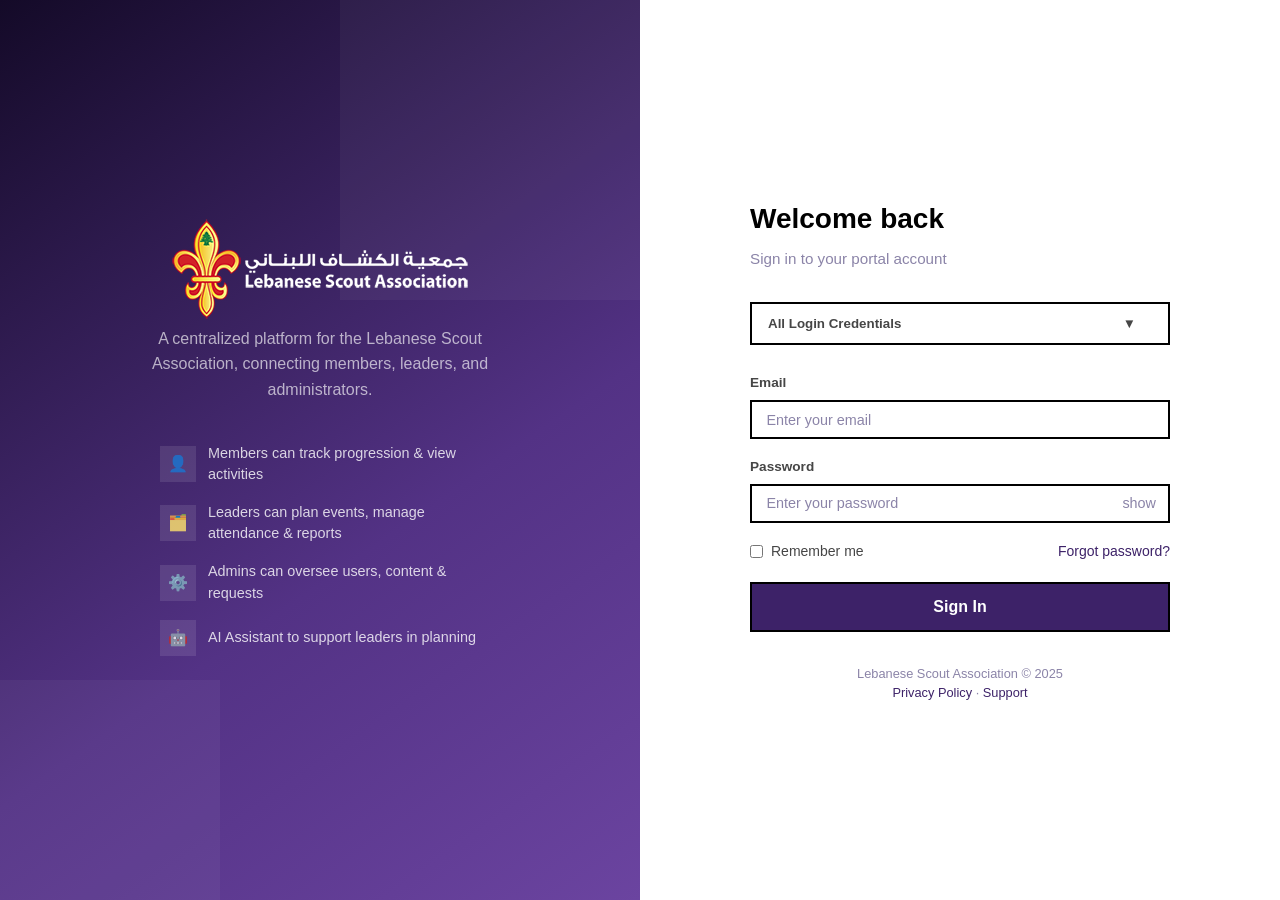
<file: index.html>
<!DOCTYPE html>
<html lang="en">
<head>
  <meta charset="UTF-8" />
  <meta name="viewport" content="width=device-width, initial-scale=1.0" />
  <title>LSA Scouts Portal — Login</title>
  <link rel="stylesheet" href="styles/shared.css" />
  <link rel="stylesheet" href="styles/index.css" />

</head>
<body>
  <div class="login-page">
    <!-- Branding Side -->
    <div class="login-brand">
      <div class="login-brand-logo"><img src="assets/LSA-logo-header.png" alt="LSA Logo"></div>
      <p>A centralized platform for the Lebanese Scout Association, connecting members, leaders, and administrators.</p>

      <div class="login-brand-features">
        <div class="login-feature">
          <div class="login-feature-icon">👤</div>
          <span>Members can track progression & view activities</span>
        </div>
        <div class="login-feature">
          <div class="login-feature-icon">🗂️</div>
          <span>Leaders can plan events, manage attendance & reports</span>
        </div>
        <div class="login-feature">
          <div class="login-feature-icon">⚙️</div>
          <span>Admins can oversee users, content & requests</span>
        </div>
        <div class="login-feature">
          <div class="login-feature-icon">🤖</div>
          <span>AI Assistant to support leaders in planning</span>
        </div>
      </div>
    </div>

    <!-- Form Side -->
    <div class="login-form-side">
      <div class="login-form-box">
        <div class="logo-small"><img src="assets/LSA-logo-header-compact.png" alt="LSA" style="height:48px;"></div>
        <h2>Welcome back</h2>
        <p class="login-subtitle">Sign in to your portal account</p>

        <div class="login-demo-box" style="padding:0;">
          <button onclick="toggleCreds()" style="width:100%;display:flex;justify-content:space-between;align-items:center;padding:0.75rem 1rem;background:none;border:none;cursor:pointer;font-weight:600;color:inherit;">
            <span>All Login Credentials</span>
            <span id="creds-arrow" style="transition:transform 0.2s;">▼</span>
          </button>
          <div id="creds-panel" style="display:none;padding:0 1rem 1rem;">
            <div style="font-size:0.8rem;color:var(--text-muted);margin-bottom:0.75rem;">
              All accounts use password <code style="font-size:0.85rem;">123</code> — click any email to fill the form
            </div>
            <div id="creds-tabs" style="display:flex;gap:0.25rem;flex-wrap:wrap;margin-bottom:0.75rem;"></div>
            <div id="creds-content" style="max-height:260px;overflow-y:auto;font-size:0.8rem;"></div>
          </div>
        </div>

        <div id="login-error">
          <span>⚠️</span>
          <span id="login-error-msg">Invalid username or password.</span>
        </div>

        <form id="login-form" onsubmit="handleLogin(event)">
          <div class="form-group">
            <label class="form-label" for="email">Email</label>
            <input
              class="form-control" type="email" id="email"
              placeholder="Enter your email" autocomplete="email"
              required
            />
          </div>

          <div class="form-group">
            <label class="form-label" for="password">Password</label>
            <div class="pw-toggle" style="position:relative;">
              <input
                class="form-control" type="password" id="password"
                placeholder="Enter your password" autocomplete="current-password"
                required
              />
              <button type="button" class="pw-toggle-btn" id="pw-toggle-btn" onclick="togglePw()">show</button>
            </div>
          </div>

          <div class="remember-row">
            <label>
              <input type="checkbox" id="remember" />
              Remember me
            </label>
            <a href="#">Forgot password?</a>
          </div>

          <button type="submit" id="login-btn" class="btn btn-primary btn-full btn-lg">
            <span class="btn-text">Sign In</span>
            <span class="login-spinner"></span>
          </button>
        </form>

        <div class="login-footer">
          Lebanese Scout Association &copy; 2025<br>
          <a href="#">Privacy Policy</a> &middot; <a href="#">Support</a>
        </div>
      </div>
    </div>
  </div>

  <script src="scripts/index.js"></script>
</body>
</html>
</file>
<file: styles/shared.css>
/* ============================================================
   LSA Scouts Digital Portal — Shared Base Styles
   ============================================================ */

/* 1. Reset */
*, *::before, *::after { box-sizing: border-box; margin: 0; padding: 0; }
html { font-size: 16px; scroll-behavior: smooth; }
body {
  font-family: -apple-system, BlinkMacSystemFont, 'Segoe UI', Roboto, Oxygen, Ubuntu, sans-serif;
  background: var(--bg);
  color: var(--text);
  line-height: 1.5;
  min-height: 100vh;
}
a { color: inherit; text-decoration: none; }
img { max-width: 100%; display: block; }
button { cursor: pointer; font-family: inherit; }
input, textarea, select { font-family: inherit; }

/* 2. Design Tokens */
:root {
  --primary:         #3D2268;
  --primary-light:   #6B44A0;
  --primary-lighter: #9470C8;
  --primary-bg:      #ffffff;
  --primary-dark:    #3D2268;

  --accent:          #F59E0B;
  --accent-light:    #FDE68A;
  --accent-dark:     #B45309;

  --bg:              #ffffff;
  --surface:         #FFFFFF;
  --surface-2:       #ffffff;

  --sidebar-bg:      #ffffff;
  --sidebar-text:    #6B44A0;
  --sidebar-hover:   rgba(83,50,133,0.07);
  --sidebar-active-bg: rgba(83,50,133,0.1);
  --sidebar-active:  #533285;
  --sidebar-border:  #000000;

  --text:            #000000;
  --text-secondary:  #464646;
  --text-muted:      #8B84A8;
  --text-light:      #ffffff;

  --danger:          #DC2626;
  --danger-light:    #FEE2E2;
  --success:         #16A34A;
  --success-light:   #DCFCE7;
  --warning:         #D97706;
  --warning-light:   #FEF3C7;
  --info:            #2563EB;
  --info-light:      #DBEAFE;

  --sidebar-w:       260px;
  --chat-w:          600px;
  --header-h:        64px;
  --radius-sm:       0;
  --radius:          0;
  --radius-lg:       0;
  --shadow-sm:       0 1px 2px rgba(0,0,0,0.05);
  --shadow:          0 1px 3px rgba(0,0,0,0.1), 0 1px 2px rgba(0,0,0,0.06);
  --shadow-md:       0 4px 6px -1px rgba(0,0,0,0.1), 0 2px 4px -1px rgba(0,0,0,0.06);
  --shadow-lg:       0 10px 15px -3px rgba(0,0,0,0.1), 0 4px 6px -2px rgba(0,0,0,0.05);
  --transition:      0.2s ease;
}


/* ============================================================
   MISC UTILITIES
   ============================================================ */
.flex { display: flex; }
.flex-col { display: flex; flex-direction: column; }
.items-center { align-items: center; }
.justify-between { justify-content: space-between; }
.gap-2 { gap: 0.5rem; }
.gap-3 { gap: 0.75rem; }
.gap-4 { gap: 1rem; }
.mt-1 { margin-top: 0.25rem; }
.mt-2 { margin-top: 0.5rem; }
.mt-3 { margin-top: 0.75rem; }
.mt-4 { margin-top: 1rem; }
.mb-4 { margin-bottom: 1rem; }
.mb-6 { margin-bottom: 1.5rem; }
.text-sm { font-size: 0.875rem; }
.text-xs { font-size: 0.75rem; }
.text-muted { color: var(--text-muted); }
.text-right { text-align: right; }
.font-semibold { font-weight: 600; }
.w-full { width: 100%; }
.divider {
  height: 1px;
  background: var(--border-light);
  margin: 1.25rem 0;
}

/* ============================================================
   APP SHELL
   ============================================================ */
.app {
  display: flex;
  min-height: 100vh;
}

/* --- Sidebar --- */
.sidebar {
  width: var(--sidebar-w);
  background: var(--sidebar-bg);
  border-right: 2px solid var(--sidebar-border);
  display: flex;
  flex-direction: column;
  position: fixed;
  top: 0; left: 0; bottom: 0;
  z-index: 100;
  transition: transform var(--transition);
}

.sidebar-header {
  height: var(--header-h);
  padding: 0 1.5rem;
  border-bottom: 2px solid #000;
  background: var(--primary);
  display: flex;
  align-items: center;
  gap: 0.75rem;
  flex-shrink: 0;
}

.sidebar-logo {
  width: 52px; height: 52px;
  background: none;
  display: flex; align-items: center; justify-content: center;
  font-size: 1.25rem;
  flex-shrink: 0;
}

.sidebar-title {
  color: #fff;
  font-size: 0.95rem;
  font-weight: 700;
  line-height: 1.2;
}
.sidebar-title small {
  display: block;
  color: rgba(255,255,255,0.65);
  font-size: 0.72rem;
  font-weight: 400;
  margin-top: 1px;
}

.sidebar-nav {
  flex: 1;
  padding: 1rem 0;
  overflow-y: auto;
}

.nav-section-label {
  display: block;
  padding: 0.6rem 1.25rem 0.3rem 1.25rem;
  margin-top: 0.75rem;
  font-size: 0.65rem;
  text-transform: uppercase;
  letter-spacing: 0.12em;
  color: var(--text);
  font-weight: 700;
}

.nav-section-label:not(:first-child) {
  border-top: 2px solid #000;
}

.nav-section-label:first-child {
  margin-top: 0;
}

.nav-item {
  display: flex;
  align-items: center;
  gap: 0.75rem;
  padding: 0.65rem 1.5rem;
  color: var(--sidebar-text);
  font-size: 0.9rem;
  font-weight: 500;
  cursor: pointer;
  border-radius: 0;
  transition: background var(--transition), color var(--transition);
  border: none;
  background: none;
  width: 100%;
  text-align: left;
  position: relative;
}

.nav-item:hover {
  background: var(--sidebar-hover);
  color: var(--sidebar-active);
}

.nav-item.active {
  background: var(--sidebar-active-bg);
  color: var(--sidebar-active);
}

.nav-item.active::before {
  content: '';
  position: absolute;
  left: 0; top: 0; bottom: 0;
  width: 3px;
  background: var(--accent);
  border-radius: 0;
}

.nav-icon {
  font-size: 1.1rem;
  width: 20px;
  text-align: center;
  flex-shrink: 0;
}

.nav-group-label {
  display: flex;
  align-items: center;
  gap: 0.4rem;
  padding: 0.3rem 1.5rem 0.1rem 1.75rem;
  font-size: 0.72rem;
  text-transform: none;
  letter-spacing: 0.01em;
  color: var(--text-muted);
  font-weight: 600;
  font-style: italic;
  margin-top: 0.15rem;
}

.nav-sub-item {
  display: flex;
  align-items: center;
  gap: 0.6rem;
  padding: 0.3rem 1.5rem 0.3rem 2.75rem;
  color: var(--text-secondary);
  font-size: 0.855rem;
  cursor: pointer;
  border: none;
  background: none;
  width: 100%;
  text-align: left;
  position: relative;
  transition: background var(--transition), color var(--transition);
}

.nav-sub-item:hover {
  background: var(--sidebar-hover);
  color: var(--sidebar-active);
}

.nav-sub-item.active {
  background: var(--sidebar-active-bg);
  color: var(--sidebar-active);
}

.nav-sub-item.active::before {
  content: '';
  position: absolute;
  left: 0; top: 0; bottom: 0;
  width: 3px;
  background: var(--accent);
  border-radius: 0;
}

.nav-badge {
  margin-left: auto;
  background: var(--danger);
  color: #fff;
  font-size: 0.7rem;
  font-weight: 600;
  padding: 1px 7px;
  border-radius: 0;
  min-width: 20px;
  text-align: center;
}

/* ── Request cards (inbox pending lists, shared across dashboards) ── */
.request-card {
  background: var(--surface);
  border: 2px solid #000;
  border-radius: var(--radius);
  padding: 1.25rem 1.5rem;
  display: flex;
  flex-direction: column;
  gap: 0.75rem;
  box-shadow: var(--shadow-sm);
}
.request-card-header {
  display: flex;
  justify-content: space-between;
  align-items: flex-start;
  gap: 1rem;
}
.request-card h4 { font-size: 1rem; font-weight: 600; }
.request-card .meta { font-size: 0.82rem; color: var(--text-muted); }

.sidebar-footer {
  padding: 1rem 1.5rem;
  border-top: 2px solid var(--sidebar-border);
}

.sidebar-user {
  display: flex;
  align-items: center;
  gap: 0.75rem;
}

.sidebar-avatar {
  width: 36px; height: 36px;
  background: var(--primary-light);
  border-radius: 0;
  display: flex; align-items: center; justify-content: center;
  font-size: 0.85rem;
  font-weight: 700;
  color: #fff;
  flex-shrink: 0;
}

.sidebar-user-info {
  flex: 1;
  min-width: 0;
}
.sidebar-user-name {
  color: var(--text);
  font-size: 0.85rem;
  font-weight: 600;
  white-space: nowrap;
  overflow: hidden;
  text-overflow: ellipsis;
}
.sidebar-user-role {
  color: var(--sidebar-text);
  font-size: 0.72rem;
}

.sidebar-logout {
  background: none;
  border: none;
  color: var(--sidebar-text);
  font-size: 1rem;
  cursor: pointer;
  padding: 4px;
  border-radius: var(--radius-sm);
  transition: color var(--transition);
  flex-shrink: 0;
}
.sidebar-logout:hover { color: var(--primary); }

/* --- Main Content --- */
.main {
  margin-left: var(--sidebar-w);
  flex: 1;
  min-width: 0;
  display: flex;
  flex-direction: column;
}

.header {
  height: var(--header-h);
  background: var(--primary);
  border-bottom: 2px solid #000;
  display: flex;
  align-items: center;
  padding: 0 1.75rem;
  gap: 1rem;
  position: sticky;
  top: 0;
  z-index: 50;
  box-shadow: var(--shadow-sm);
}

.header-title {
  flex: 1;
}
.header-title h2 {
  font-size: 1.1rem;
  font-weight: 700;
  color: #fff;
}
.header-title p {
  font-size: 0.8rem;
  color: rgba(255,255,255,0.65);
}

.chat-toggle {
  display: flex;
  background: none;
  border: none;
  font-size: 1.25rem;
  color: #fff;
  cursor: pointer;
  padding: 4px;
  flex-shrink: 0;
}
.chat-toggle:hover { color: rgba(255,255,255,0.75); }
.chat-active .chat-toggle { display: none; }

/* --- Chat Panel --- */
.main.chat-open { margin-right: var(--chat-w); }

.chat-panel {
  width: clamp(260px, calc(100vw - 3.5rem), var(--chat-w));
  position: fixed;
  top: 0; right: 0; bottom: 0;
  background: var(--surface);
  border-left: 2px solid #000;
  z-index: 100;
  display: flex;
  flex-direction: column;
  transform: translateX(100%);
  transition: transform var(--transition);
  overflow: hidden;
}
.chat-panel.open { transform: translateX(0); }

.chat-panel-header {
  height: var(--header-h);
  padding: 0 1.5rem;
  border-bottom: 2px solid #000;
  background: var(--primary);
  display: flex;
  align-items: center;
  justify-content: space-between;
  flex-shrink: 0;
}
.chat-panel-title { font-size: 1rem; font-weight: 700; color: #fff; }

.chat-panel-body {
  flex: 1;
  overflow: hidden;
  display: flex;
  flex-direction: column;
  padding: 0;
}

/* ── Chat UI ── */
.chat-messages {
  flex: 1;
  overflow-y: auto;
  padding: 1rem;
  display: flex;
  flex-direction: column;
  gap: .5rem;
}

.chat-msg {
  display: flex;
}
.chat-msg--user  { justify-content: flex-end; }
.chat-msg--assistant { justify-content: flex-start; }

.chat-bubble {
  max-width: 80%;
  padding: .5rem .75rem;
  border-radius: 12px;
  border: 1.5px solid #000;
  font-size: .875rem;
  line-height: 1.45;
  white-space: normal;
  word-break: break-word;
}
.chat-bubble ul, .chat-bubble ol {
  margin: .25rem 0;
  padding-left: 1.25rem;
}
.chat-bubble li { margin: .15rem 0; }
.chat-bubble br + br { display: none; }
.chat-msg--user .chat-bubble {
  background: var(--primary);
  color: #fff;
  border-color: var(--primary);
}
.chat-msg--assistant .chat-bubble {
  background: var(--surface);
  color: var(--text);
}
.chat-msg--typing .chat-bubble {
  color: #999;
  font-style: italic;
}

.chat-scoutmind-row {
  padding: .5rem 1rem 0;
  flex-shrink: 0;
}
.chat-scoutmind-btn {
  width: 100%;
  padding: .5rem;
  background: #f5f5f5;
  border: 1.5px solid #000;
  border-radius: 8px;
  font-size: .8rem;
  font-weight: 600;
  cursor: pointer;
  transition: background var(--transition), opacity var(--transition);
  display: flex;
  align-items: center;
  justify-content: center;
  gap: .4rem;
}
.chat-scoutmind-btn:hover { background: #e8e8e8; }
.chat-scoutmind-btn:disabled { opacity: .6; cursor: not-allowed; }
@keyframes chat-spin { to { transform: rotate(360deg); } }
.chat-scoutmind-spinner {
  width: 12px; height: 12px;
  border: 2px solid #999;
  border-top-color: #333;
  border-radius: 50%;
  animation: chat-spin .7s linear infinite;
  flex-shrink: 0;
}

.chat-input-row {
  display: flex;
  gap: .5rem;
  padding: .75rem 1rem;
  border-top: 1.5px solid #e0e0e0;
  flex-shrink: 0;
  align-items: flex-end;
}
.chat-input {
  flex: 1;
  resize: none;
  border: 1.5px solid #000;
  border-radius: 8px;
  padding: .5rem .75rem;
  font-size: .875rem;
  font-family: inherit;
  line-height: 1.4;
  max-height: 120px;
  overflow-y: auto;
}
.chat-input:focus { outline: none; border-color: var(--primary); }
.chat-send-btn {
  padding: .5rem 1rem;
  background: var(--primary);
  color: #fff;
  border: none;
  border-radius: 8px;
  font-weight: 600;
  font-size: .875rem;
  cursor: pointer;
  transition: opacity var(--transition);
  white-space: nowrap;
}
.chat-send-btn:hover { opacity: .85; }

.header-actions {
  display: flex;
  align-items: center;
  gap: 0.5rem;
}

.icon-btn {
  width: 38px; height: 38px;
  border-radius: var(--radius-sm);
  border: 2px solid #000;
  background: rgba(255,255,255,0.1);
  color: #fff;
  font-size: 1rem;
  display: flex; align-items: center; justify-content: center;
  cursor: pointer;
  transition: all var(--transition);
  position: relative;
}
.icon-btn:hover { background: rgba(255,255,255,0.2); color: #fff; }
.icon-btn .badge-dot {
  position: absolute;
  top: 6px; right: 6px;
  width: 8px; height: 8px;
  background: var(--accent);
  border-radius: 0;
  border: 2px solid #000;
}

.header-avatar {
  width: 36px; height: 36px;
  background: rgba(255,255,255,0.15);
  border-radius: 0;
  display: flex; align-items: center; justify-content: center;
  font-size: 0.85rem;
  font-weight: 700;
  color: #fff;
  border: 2px solid #000;
  cursor: pointer;
}

.content {
  padding: 1.75rem;
  flex: 1;
}

/* ============================================================
   SECTION VISIBILITY
   ============================================================ */
.section { display: none; }
.section.active { display: block; }

/* ============================================================
   PAGE HEADER (within content)
   ============================================================ */
.page-header {
  margin-bottom: 1.5rem;
}
.page-header h3 {
  font-size: 1.35rem;
  font-weight: 700;
  color: var(--text);
}
.page-header p {
  color: var(--text-muted);
  font-size: 0.9rem;
  margin-top: 0.25rem;
}

/* ============================================================
   STAT CARDS
   ============================================================ */
.stats-grid {
  display: grid;
  grid-template-columns: repeat(auto-fit, minmax(200px, 1fr));
  gap: 1rem;
  margin-bottom: 1.5rem;
}

.stat-card {
  background: var(--surface);
  border-radius: var(--radius);
  padding: 1.25rem 1.5rem;
  box-shadow: var(--shadow-sm);
  border: 2px solid #000;
  display: flex;
  align-items: flex-start;
  gap: 1rem;
}

.stat-icon {
  width: 44px; height: 44px;
  border-radius: var(--radius-sm);
  display: flex; align-items: center; justify-content: center;
  font-size: 1.25rem;
  flex-shrink: 0;
}
.stat-icon.green  { background: var(--success-light); }
.stat-icon.blue   { background: var(--info-light); }
.stat-icon.amber  { background: var(--warning-light); }
.stat-icon.red    { background: var(--danger-light); }
.stat-icon.purple { background: #EDE9FE; }

.stat-info { flex: 1; }
.stat-value {
  font-size: 1.75rem;
  font-weight: 700;
  color: var(--text);
  line-height: 1;
}
.stat-label {
  font-size: 0.82rem;
  color: var(--text-muted);
  margin-top: 0.25rem;
}
.stat-change {
  font-size: 0.78rem;
  color: var(--success);
  margin-top: 0.2rem;
}

/* ============================================================
   CARDS
   ============================================================ */
.card {
  background: var(--surface);
  border-radius: var(--radius);
  border: 2px solid #000;
  box-shadow: var(--shadow-sm);
}

.card-header {
  padding: 1.1rem 1.5rem;
  border-bottom: 2px solid #000;
  display: flex;
  align-items: center;
  justify-content: space-between;
  gap: 1rem;
  background: var(--primary);
}

.card-title {
  font-size: 0.95rem;
  font-weight: 600;
  color: #fff;
}

.card-body {
  padding: 1.5rem;
}

.card-footer {
  padding: 1rem 1.5rem;
  border-top: 2px solid #000;
  background: var(--surface-2);
  border-radius: 0;
}

/* ============================================================
   GRID LAYOUTS
   ============================================================ */
.grid-2 { display: grid; grid-template-columns: 1fr 1fr; gap: 1.25rem; }
.grid-3 { display: grid; grid-template-columns: repeat(3, 1fr); gap: 1.25rem; }
.gap-1 { gap: 1rem; }

/* ============================================================
   BUTTONS
   ============================================================ */
.btn {
  display: inline-flex;
  align-items: center;
  gap: 0.5rem;
  padding: 0.55rem 1.1rem;
  border-radius: var(--radius-sm);
  font-size: 0.875rem;
  font-weight: 600;
  border: 2px solid #000;
  cursor: pointer;
  transition: all var(--transition);
  white-space: nowrap;
  line-height: 1.4;
}

.btn-primary {
  background: var(--primary);
  color: #fff;
  border-color: #000;
}
.btn-primary:hover { background: var(--primary-dark); border-color: #000; }

.btn-secondary {
  background: var(--primary);
  color: #fff;
  border-color: #000;
}
.btn-secondary:hover { background: var(--primary-dark); }

.btn-success {
  background: var(--success);
  color: #fff;
  border-color: #000;
}
.btn-success:hover { background: #15803D; }

.btn-danger {
  background: var(--danger);
  color: #fff;
  border-color: #000;
}
.btn-danger:hover { background: #B91C1C; }

.btn-warning {
  background: var(--warning);
  color: #fff;
  border-color: #000;
}
.btn-warning:hover { background: var(--accent-dark); }

.btn-outline-primary {
  background: transparent;
  color: var(--primary);
  border-color: #000;
}
.btn-outline-primary:hover { background: var(--primary-bg); }

.btn-sm { padding: 0.35rem 0.75rem; font-size: 0.8rem; }
.btn-lg { padding: 0.75rem 1.5rem; font-size: 1rem; }
.btn-full { width: 100%; justify-content: center; }
.btn-icon { padding: 0.55rem; }

/* ============================================================
   FORMS
   ============================================================ */
.form-group { margin-bottom: 1.1rem; }
.form-row { display: grid; grid-template-columns: 1fr 1fr; gap: 1rem; margin-bottom: 1.1rem; }

.form-label {
  display: block;
  font-size: 0.85rem;
  font-weight: 600;
  color: var(--text-secondary);
  margin-bottom: 0.4rem;
}

.form-control {
  width: 100%;
  padding: 0.6rem 0.9rem;
  border: 2px solid #000;
  border-radius: var(--radius-sm);
  font-size: 0.9rem;
  color: var(--text);
  background: var(--surface);
  transition: border-color var(--transition), box-shadow var(--transition);
  outline: none;
}
.form-control:focus {
  border-color: #000;
  box-shadow: 0 0 0 3px rgba(83,50,133,0.15);
}
.form-control::placeholder { color: var(--text-muted); }

textarea.form-control {
  resize: vertical;
  min-height: 90px;
}

select.form-control { cursor: pointer; }

.form-hint {
  font-size: 0.78rem;
  color: var(--text-muted);
  margin-top: 0.3rem;
}

.input-group {
  display: flex;
}
.input-group .form-control {
  border-radius: 0;
  flex: 1;
}
.input-group .btn {
  border-radius: 0;
  border-left: none;
}

.form-error {
  color: var(--danger);
  font-size: 0.8rem;
  margin-top: 0.25rem;
  display: none;
}
.form-error.show { display: block; }

/* ============================================================
   BADGES
   ============================================================ */
.badge {
  display: inline-flex;
  align-items: center;
  gap: 0.3rem;
  padding: 0.2rem 0.65rem;
  border-radius: 0;
  font-size: 0.75rem;
  font-weight: 600;
}
.badge-success  { background: var(--success-light);  color: #15803D; }
.badge-danger   { background: var(--danger-light);   color: #B91C1C; }
.badge-warning  { background: var(--warning-light);  color: #92400E; }
.badge-info     { background: var(--info-light);     color: #1D4ED8; }
.badge-neutral  { background: var(--bg);             color: var(--text-secondary); border: 2px solid #000; }
.badge-primary  { background: var(--primary-bg);     color: var(--primary-dark); }

/* ============================================================
   TABLES
   ============================================================ */
.table-wrapper {
  overflow-x: auto;
  border-radius: var(--radius);
  border: 2px solid #000;
}
.card > .table-wrapper {
  border: none;
}

table {
  width: 100%;
  border-collapse: collapse;
  font-size: 0.875rem;
}

thead th {
  background: var(--surface-2);
  padding: 0.75rem 1rem;
  text-align: left;
  font-size: 0.78rem;
  font-weight: 600;
  text-transform: uppercase;
  letter-spacing: 0.05em;
  color: var(--text-muted);
  border-bottom: 2px solid #000;
  white-space: nowrap;
}

tbody td {
  padding: 0.85rem 1rem;
  border-bottom: 2px solid #000;
  color: var(--text);
  vertical-align: middle;
}

tbody tr:last-child td { border-bottom: none; }
tbody tr:hover td { background: var(--surface-2); }

.td-name { font-weight: 600; }
.td-muted { color: var(--text-muted); font-size: 0.82rem; }

/* ============================================================
   ACTIVITY ITEMS
   ============================================================ */
.activity-list {
  display: flex;
  flex-direction: column;
  gap: 0;
}

.activity-item {
  display: flex;
  align-items: flex-start;
  gap: 1rem;
  padding: 1rem 1.5rem;
  border-bottom: 2px solid #000;
  transition: background var(--transition);
}
.activity-item:last-child { border-bottom: none; }
.activity-item:hover { background: var(--surface-2); }

.activity-dot {
  width: 10px; height: 10px;
  border-radius: 0;
  margin-top: 5px;
  flex-shrink: 0;
}
.dot-green  { background: var(--success); }
.dot-blue   { background: var(--info); }
.dot-amber  { background: var(--accent); }
.dot-red    { background: var(--danger); }

.activity-info { flex: 1; }
.activity-title { font-size: 0.9rem; font-weight: 600; color: var(--text); }
.activity-meta  { font-size: 0.8rem; color: var(--text-muted); margin-top: 0.15rem; }

.activity-time {
  font-size: 0.78rem;
  color: var(--text-muted);
  white-space: nowrap;
}


/* ============================================================
   ALERTS / TOAST
   ============================================================ */
.alert {
  display: flex;
  align-items: flex-start;
  gap: 0.75rem;
  padding: 0.9rem 1rem;
  border-radius: var(--radius-sm);
  font-size: 0.875rem;
  margin-bottom: 1rem;
}
.alert-success { background: var(--success-light); color: #166534; }
.alert-danger   { background: var(--danger-light);  color: #991B1B; }
.alert-warning  { background: var(--warning-light); color: #92400E; }
.alert-info     { background: var(--info-light);    color: #1E40AF; }
.alert-icon { font-size: 1rem; flex-shrink: 0; }

/* Toast notifications */
#toast-container {
  position: fixed;
  top: 1rem; right: 1rem;
  z-index: 9999;
  display: flex;
  flex-direction: column;
  gap: 0.5rem;
}

.toast {
  min-width: 280px;
  max-width: 360px;
  background: var(--text);
  color: #fff;
  padding: 0.85rem 1.1rem;
  border-radius: var(--radius);
  box-shadow: var(--shadow-lg);
  display: flex;
  align-items: flex-start;
  gap: 0.75rem;
  animation: slideIn 0.25s ease;
  font-size: 0.875rem;
}
.toast.success { background: var(--success); }
.toast.danger  { background: var(--danger); }
.toast.warning { background: var(--warning); }

@keyframes slideIn {
  from { opacity: 0; transform: translateX(20px); }
  to   { opacity: 1; transform: translateX(0); }
}

@keyframes cardFlashSuccess {
  0%   { box-shadow: 0 0 0 0px rgba(22,163,74,0); }
  35%  { box-shadow: 0 0 0 4px rgba(22,163,74,0.85); }
  100% { box-shadow: 0 0 0 0px rgba(22,163,74,0); }
}
@keyframes cardFlashError {
  0%   { box-shadow: 0 0 0 0px rgba(220,38,38,0); }
  35%  { box-shadow: 0 0 0 4px rgba(220,38,38,0.85); }
  100% { box-shadow: 0 0 0 0px rgba(220,38,38,0); }
}
.card-flash-success { animation: cardFlashSuccess 0.8s ease forwards; }
.card-flash-error   { animation: cardFlashError   0.8s ease forwards; }

/* ============================================================
   MODAL
   ============================================================ */
.modal-overlay {
  position: fixed; inset: 0;
  background: rgba(0,0,0,0.45);
  z-index: 200;
  display: flex;
  align-items: center;
  justify-content: center;
  padding: 1rem;
  opacity: 0;
  visibility: hidden;
  transition: all var(--transition);
}
.modal-overlay.open {
  opacity: 1;
  visibility: visible;
}

.modal {
  background: var(--surface);
  border-radius: var(--radius-lg);
  box-shadow: var(--shadow-lg);
  width: 100%;
  max-width: 500px;
  max-height: 90vh;
  overflow-y: auto;
  transform: scale(0.95);
  transition: transform var(--transition);
}
.modal-overlay.open .modal { transform: scale(1); }

.modal-header {
  padding: 1.25rem 1.5rem;
  border-bottom: 2px solid #000;
  display: flex;
  align-items: center;
  justify-content: space-between;
}
.modal-title { font-size: 1.05rem; font-weight: 700; }
.modal-close {
  background: none; border: none;
  font-size: 1.25rem; color: var(--text-muted);
  cursor: pointer; line-height: 1;
  padding: 2px;
}
.modal-close:hover { color: var(--text); }
.modal-body   { padding: 1.5rem; }
.modal-footer {
  padding: 1rem 1.5rem;
  border-top: 2px solid #000;
  display: flex; justify-content: flex-end; gap: 0.75rem;
}


/* ============================================================
   TABS (within sections)
   ============================================================ */
.tab-bar {
  display: flex;
  gap: 0;
  border-bottom: 2px solid #000;
  margin-bottom: 1.5rem;
}
.tab-btn {
  padding: 0.6rem 1.1rem;
  font-size: 0.875rem;
  font-weight: 500;
  color: var(--text-muted);
  background: none;
  border: none;
  border-bottom: 2px solid transparent;
  margin-bottom: -2px;
  cursor: pointer;
  transition: all var(--transition);
}
.tab-btn:hover { color: var(--text); }
.tab-btn.active { color: var(--primary); border-bottom-color: #000; font-weight: 600; }

.tab-pane { display: none; }
.tab-pane.active { display: block; }

/* ============================================================
   EMPTY STATE
   ============================================================ */
.empty-state {
  text-align: center;
  padding: 3rem 1rem;
  color: var(--text-muted);
}
.empty-icon { font-size: 3rem; margin-bottom: 0.75rem; opacity: 0.5; }
.empty-title { font-weight: 600; color: var(--text-secondary); margin-bottom: 0.25rem; }

/* ============================================================
   CHECKBOX
   ============================================================ */
.checkbox-row {
  display: flex;
  align-items: center;
  gap: 0.75rem;
  padding: 0.6rem 0;
}
.checkbox-row input[type="checkbox"] {
  width: 16px; height: 16px;
  accent-color: var(--primary);
  cursor: pointer;
}
.checkbox-label { font-size: 0.875rem; color: var(--text); }


/* ============================================================
   NOTIFICATION ITEM
   ============================================================ */
.notif-item {
  display: flex;
  gap: 1rem;
  padding: 1rem 1.5rem;
  border-bottom: 2px solid #000;
  align-items: flex-start;
}
.notif-item:last-child { border-bottom: none; }
.notif-item.unread { background: var(--primary-bg); }
.notif-icon {
  width: 38px; height: 38px;
  border-radius: 0;
  display: flex; align-items: center; justify-content: center;
  font-size: 1rem;
  flex-shrink: 0;
}
.notif-text { flex: 1; }
.notif-title { font-size: 0.875rem; font-weight: 600; color: var(--text); }
.notif-body  { font-size: 0.82rem; color: var(--text-secondary); margin-top: 0.15rem; }
.notif-time  { font-size: 0.75rem; color: var(--text-muted); margin-top: 0.25rem; }

/* ============================================================
   PANEL BACKDROP (sidebar + chat overlay dismiss)
   ============================================================ */
.panel-backdrop {
  display: none;
  position: fixed;
  inset: 0;
  background: rgba(0, 0, 0, 0.4);
  z-index: 99;
  cursor: pointer;
}
@media (orientation: portrait) {
  .panel-backdrop.open { display: block; }
}

/* ============================================================
   SIDEBAR — orientation-based (portrait = overlay, landscape = push)
   ============================================================ */
.sidebar-toggle {
  display: none;
  background: none;
  border: none;
  font-size: 1.25rem;
  color: #fff;
  cursor: pointer;
  padding: 4px;
  margin-right: 0.5rem;
}

@media (orientation: portrait) {
  .sidebar-toggle { display: flex; }
  .sidebar { transform: translateX(calc(-1 * var(--sidebar-w))); }
  .sidebar.open { transform: translateX(0); }
  .main { margin-left: 0; }
}

/* ============================================================
   LAYOUT — pixel breakpoint for content/grid reflow
   ============================================================ */
@media (max-width: 768px) {
  .grid-2, .grid-3 { grid-template-columns: 1fr; }
  .form-row { grid-template-columns: 1fr; }
  .stats-grid { grid-template-columns: repeat(2, 1fr); }
  .content { padding: 1rem; }
  .chat-panel { z-index: 150; }
}

@media (max-width: 480px) {
  .stats-grid { grid-template-columns: 1fr; }
}

/* ── Form section labels (shared: report form used across dashboards) ── */
.form-section-label {
  font-size: 0.72rem;
  font-weight: 700;
  letter-spacing: 0.08em;
  text-transform: uppercase;
  color: var(--text-muted);
  border-left: 3px solid #000;
  padding-left: 0.5rem;
  margin: 1.5rem 0 0.75rem;
}

/* ============================================================
   REPORT DOCUMENT
   ============================================================ */
.rpt-doc {
  font-family: Georgia, 'Times New Roman', serif;
  color: #111;
  line-height: 1.65;
}
.rpt-header {
  display: flex;
  align-items: center;
  gap: 1.25rem;
  padding-bottom: 1rem;
  border-bottom: 3px solid #111;
  margin-bottom: 1.25rem;
}
.rpt-logo { height: 56px; flex-shrink: 0; }
.rpt-header-text { flex: 1; }
.rpt-org {
  font-size: 0.78rem;
  color: #666;
  letter-spacing: 0.06em;
  text-transform: uppercase;
  font-family: system-ui, sans-serif;
}
.rpt-doc-type { font-size: 1.35rem; font-weight: 700; }
.rpt-status-badge { align-self: flex-start; }
.rpt-title { font-size: 1.15rem; font-weight: 700; margin-bottom: 0.35rem; }
.rpt-meta-row {
  display: flex;
  gap: 1.25rem;
  flex-wrap: wrap;
  font-size: 0.83rem;
  color: #666;
  font-family: system-ui, sans-serif;
  margin-bottom: 1.5rem;
}
.rpt-section {
  margin-bottom: 1.1rem;
  padding-bottom: 1rem;
  border-bottom: 1px solid #ddd;
}
.rpt-section:last-of-type { border-bottom: none; }
.rpt-section-title {
  font-size: 0.7rem;
  font-weight: 700;
  letter-spacing: 0.1em;
  text-transform: uppercase;
  color: #555;
  border-left: 3px solid #111;
  padding-left: 0.45rem;
  margin-bottom: 0.6rem;
  font-family: system-ui, sans-serif;
}
.rpt-field-row { display: flex; gap: 0.75rem; margin-bottom: 0.25rem; font-size: 0.9rem; }
.rpt-field-label { color: #666; width: 110px; flex-shrink: 0; font-family: system-ui, sans-serif; font-size: 0.83rem; }
.rpt-field-value { font-weight: 500; }
.rpt-body-text { font-size: 0.92rem; white-space: pre-wrap; word-break: break-word; }
.rpt-participation-grid { display: flex; gap: 2rem; flex-wrap: wrap; padding: 0.5rem 0; }
.rpt-stat { text-align: center; font-family: system-ui, sans-serif; }
.rpt-stat-val { font-size: 1.6rem; font-weight: 700; line-height: 1.2; }
.rpt-stat-label { font-size: 0.7rem; color: #666; text-transform: uppercase; letter-spacing: 0.06em; }
.rpt-footer { margin-top: 2rem; padding-top: 1rem; border-top: 2px solid #111; font-family: system-ui, sans-serif; }
.rpt-sig-label { font-size: 0.72rem; text-transform: uppercase; letter-spacing: 0.06em; color: #666; }
.rpt-sig-name  { font-size: 1rem; font-weight: 600; margin: 0.2rem 0; }
.rpt-sig-role  { font-size: 0.85rem; color: #555; }
.rpt-sig-date  { font-size: 0.83rem; color: #555; margin-top: 0.2rem; }

/* ── Home Dashboard ──────────────────────────────────────────────────────── */
#sec-home {
  flex-direction: column;
  gap: 1.25rem;
}
.section.active#sec-home {
  display: flex;
}
#sec-home .home-welcome,
#sec-home .home-group-summary,
#sec-home .stats-grid,
#sec-home .home-lower-grid,
#sec-home .home-announce-prompt { margin-top: 0; margin-bottom: 0; }

.home-welcome {
  display: flex;
  align-items: center;
  justify-content: space-between;
  gap: 1rem;
  flex-wrap: wrap;
  padding: 1.25rem 1.5rem;
  background: var(--primary);
  color: #fff;
  border: 2px solid #000;
}
.home-welcome-text h2 { font-size: 1.25rem; font-weight: 700; color: #fff; margin-bottom: 0.15rem; }
.home-welcome-text .text-muted { color: rgba(255,255,255,0.75); }
.home-quick-actions { display: flex; gap: 0.75rem; flex-wrap: wrap; flex-shrink: 0; }
.home-welcome .btn { background: rgba(255,255,255,0.15); border-color: #fff; color: #fff; }
.home-welcome .btn:hover { background: rgba(255,255,255,0.25); }

.home-lower-grid {
  display: grid;
  grid-template-columns: 1fr 1fr;
  gap: 1.25rem;
}

.home-group-summary {
  background: #fff;
  border: 2px solid #000;
  padding: 0.85rem 1.25rem;
  font-size: 0.95rem;
  color: var(--text);
}

.home-sub-table { display: flex; flex-direction: column; border: 2px solid #000; width: 100%; }
.home-sub-row {
  display: grid;
  grid-template-columns: 2fr 1fr 1fr 1fr;
  align-items: center;
  padding: 0.55rem 0.75rem;
  border-bottom: 1px solid #e5e7eb;
}
.home-sub-row > *:not(:first-child) { display: flex; justify-content: center; align-items: center; }
.home-sub-row:last-child { border-bottom: none; }
.home-sub-header { background: #f9fafb; font-size: 0.78rem; }
#home-inbox-body .home-sub-row { grid-template-columns: 1fr auto; }
#home-inbox-body .home-sub-row > *:not(:first-child) { text-align: right; }

.home-announce-prompt {
  display: flex;
  align-items: center;
  justify-content: space-between;
  gap: 1rem;
  flex-wrap: wrap;
  padding: 1rem 1.25rem;
  background: #fff;
  border: 2px solid #000;
  font-size: 0.95rem;
}
.home-announce-actions { display: flex; gap: 0.75rem; flex-wrap: wrap; flex-shrink: 0; }

@media (max-width: 768px) {
  .home-lower-grid { grid-template-columns: 1fr; }
  .home-welcome { flex-direction: column; align-items: flex-start; }
  .home-quick-actions { width: 100%; }
  .home-quick-actions .btn { flex: 1; }
  .home-announce-prompt { flex-direction: column; align-items: flex-start; }
  .home-announce-actions { width: 100%; }
  .home-announce-actions .btn { flex: 1; }
}

/* Print */
#report-print-area,
#request-print-area { display: none; }
@media print {
  body > *:not(#report-print-area):not(#request-print-area) { display: none !important; }
  #report-print-area,
  #request-print-area { display: block !important; padding: 18mm 22mm; background: #fff; }
  .rpt-doc { font-size: 11pt; }
  .rpt-title { font-size: 13pt; }
  .rpt-doc-type { font-size: 15pt; }
  .rpt-section { page-break-inside: avoid; }
}
</file>
<file: styles/index.css>
/* ============================================================
   LSA Scouts Digital Portal — Login Page Styles
   ============================================================ */

.login-page {
  min-height: 100vh;
  display: grid;
  grid-template-columns: 1fr 1fr;
}

.login-brand {
  background: linear-gradient(145deg, #140A28 0%, #533285 60%, #6B44A0 100%);
  display: flex;
  flex-direction: column;
  align-items: center;
  justify-content: center;
  padding: 3rem;
  position: relative;
  overflow: hidden;
}

.login-brand::before {
  content: '';
  position: absolute;
  width: 400px; height: 400px;
  border-radius: 0;
  background: rgba(255,255,255,0.04);
  top: -100px; right: -100px;
}
.login-brand::after {
  content: '';
  position: absolute;
  width: 300px; height: 300px;
  border-radius: 0;
  background: rgba(255,255,255,0.04);
  bottom: -80px; left: -80px;
}

.login-brand-logo {
  width: 300px; height: 50px;
  display: flex; align-items: center; justify-content: center;
  margin-bottom: 2rem;
}

.login-brand h1 {
  color: #fff;
  font-size: 2rem;
  font-weight: 700;
  text-align: center;
  margin-bottom: 0.75rem;
}

.login-brand p {
  color: rgba(255,255,255,0.65);
  text-align: center;
  font-size: 1rem;
  max-width: 340px;
  line-height: 1.6;
}

.login-brand-features {
  margin-top: 2.5rem;
  display: flex;
  flex-direction: column;
  gap: 1rem;
  width: 100%;
  max-width: 320px;
}

.login-feature {
  display: flex;
  align-items: center;
  gap: 0.75rem;
  color: rgba(255,255,255,0.8);
  font-size: 0.9rem;
}

.login-feature-icon {
  width: 36px; height: 36px;
  background: rgba(255,255,255,0.1);
  border-radius: var(--radius-sm);
  display: flex; align-items: center; justify-content: center;
  font-size: 1rem;
  flex-shrink: 0;
}

.login-form-side {
  display: flex;
  align-items: center;
  justify-content: center;
  padding: 3rem 2rem;
  background: var(--surface);
}

.login-form-box {
  width: 100%;
  max-width: 420px;
}

.login-form-box h2 {
  font-size: 1.75rem;
  font-weight: 700;
  color: var(--text);
  margin-bottom: 0.5rem;
}

.login-form-box .login-subtitle {
  color: var(--text-muted);
  font-size: 0.95rem;
  margin-bottom: 2rem;
}

.login-demo-box {
  background: var(--primary-bg);
  border: 2px solid #000;
  border-radius: var(--radius);
  padding: 1rem 1.25rem;
  margin-bottom: 1.75rem;
  font-size: 0.85rem;
}

.login-demo-box strong {
  display: block;
  color: var(--primary-dark);
  margin-bottom: 0.4rem;
  font-size: 0.8rem;
  text-transform: uppercase;
  letter-spacing: 0.05em;
}

.login-demo-box span {
  color: var(--text-secondary);
  display: inline-block;
  margin-right: 1rem;
}

/* ============================================================
   BUTTONS (login page)
   ============================================================ */
.btn {
  display: inline-flex;
  align-items: center;
  gap: 0.5rem;
  padding: 0.55rem 1.1rem;
  border-radius: var(--radius-sm);
  font-size: 0.875rem;
  font-weight: 600;
  border: 2px solid #000;
  cursor: pointer;
  transition: all var(--transition);
  white-space: nowrap;
  line-height: 1.4;
}

.btn-primary {
  background: var(--primary);
  color: #fff;
  border-color: #000;
}
.btn-primary:hover { background: var(--primary-dark); border-color: #000; }

.btn-full { width: 100%; justify-content: center; }
.btn-lg { padding: 0.75rem 1.5rem; font-size: 1rem; }

/* ============================================================
   FORMS (login page)
   ============================================================ */
.form-group { margin-bottom: 1.1rem; }

.form-label {
  display: block;
  font-size: 0.85rem;
  font-weight: 600;
  color: var(--text-secondary);
  margin-bottom: 0.4rem;
}

.form-control {
  width: 100%;
  padding: 0.6rem 0.9rem;
  border: 2px solid #000;
  border-radius: var(--radius-sm);
  font-size: 0.9rem;
  color: var(--text);
  background: var(--surface);
  transition: border-color var(--transition), box-shadow var(--transition);
  outline: none;
}
.form-control:focus {
  border-color: #000;
  box-shadow: 0 0 0 3px rgba(83,50,133,0.15);
}
.form-control::placeholder { color: var(--text-muted); }

select.form-control { cursor: pointer; }

.form-error {
  color: var(--danger);
  font-size: 0.8rem;
  margin-top: 0.25rem;
  display: none;
}
.form-error.show { display: block; }

/* ============================================================
   ALERTS (login page)
   ============================================================ */
.alert {
  display: flex;
  align-items: flex-start;
  gap: 0.75rem;
  padding: 0.9rem 1rem;
  border-radius: var(--radius-sm);
  font-size: 0.875rem;
  margin-bottom: 1rem;
}
.alert-danger  { background: var(--danger-light);  color: #991B1B; }
.alert-icon { font-size: 1rem; flex-shrink: 0; }

/* ============================================================
   TABLET — stack brand on top, form below (two rows)
   ============================================================ */
@media (max-width: 769px) {
  .login-page {
    grid-template-columns: 1fr;
    min-height: 100dvh;
  }

  .login-brand {
    padding: 2.5rem 2rem 2rem;
    /* shorter height in row mode */
    min-height: unset;
  }

  .login-brand-logo { width: 250px; height: 50px; font-size: 2rem; margin-bottom: 1.25rem; }
  .login-brand h1   { font-size: 1.6rem; }
  .login-brand p    { font-size: 0.9rem; max-width: 480px; }

  .login-brand-features {
    flex-direction: row;
    flex-wrap: wrap;
    justify-content: center;
    max-width: 600px;
    gap: 0.75rem;
    margin-top: 1.5rem;
  }

  .login-feature {
    flex: 1 1 220px;
    font-size: 0.82rem;
  }

  /* hide the logo-small emoji since brand panel is visible */
  .login-form-box .logo-small { display: none !important; }
}

/* ============================================================
   MOBILE — compact brand + form, no hiding
   ============================================================ */
@media (max-width: 540px) {
  .login-brand {
    padding: 1.75rem 1.25rem 1.5rem;
  }

  .login-brand-logo { width: 250px; height: 50px; font-size: 1.6rem; margin-bottom: 1rem; }
  .login-brand h1   { font-size: 1.35rem; }
  .login-brand p    { font-size: 0.82rem; }

  .login-brand-features { display: none; }

  /* logo-small not needed since brand panel is visible */
  .login-form-box .logo-small { display: none !important; }

  .login-form-side {
    padding: 1.75rem 1.25rem;
    padding-left:  max(1.25rem, env(safe-area-inset-left));
    padding-right: max(1.25rem, env(safe-area-inset-right));
    padding-bottom: max(1.75rem, env(safe-area-inset-bottom));
    align-items: flex-start;
  }

  .login-form-box { max-width: 100%; width: 100%; }
  .login-form-box h2 { font-size: 1.4rem; }

  .login-form-box .login-subtitle {
    font-size: 0.875rem;
    margin-bottom: 1.25rem;
  }

  /* prevent iOS zoom-in on focus */
  .form-control { font-size: 1rem; padding: 0.75rem 0.9rem; }

  /* bigger password-reveal touch target */
  .pw-toggle-btn {
    width: 2.5rem; height: 2.5rem;
    right: 0.25rem;
    display: flex; align-items: center; justify-content: center;
    font-size: 1rem;
  }
  .pw-toggle .form-control { padding-right: 3rem; }

  .remember-row { flex-wrap: wrap; gap: 0.5rem; margin-bottom: 1rem; }
  .remember-row label, .remember-row a { font-size: 0.9rem; }

  .btn-lg { padding: 0.85rem 1.5rem; font-size: 1rem; }

  .login-demo-box { margin-bottom: 1.25rem; }
  #creds-content > div { padding: 0.5rem 0.4rem !important; }

  .login-footer { margin-top: 1.5rem; font-size: 0.78rem; }
}

/* ============================================================
   LOGO SMALL (form side, hidden when brand panel is visible)
   ============================================================ */
.login-form-box .logo-small {
  display: none;
  width: 56px; height: 56px;
  background: var(--primary-bg);
  border-radius: 0;
  align-items: center; justify-content: center;
  font-size: 1.75rem;
  margin-bottom: 1.5rem;
}

/* ============================================================
   PASSWORD TOGGLE
   ============================================================ */
.pw-toggle { position: relative; }
.pw-toggle .form-control { padding-right: 2.5rem; }
.pw-toggle-btn {
  position: absolute; right: 0.75rem; top: 50%;
  transform: translateY(-50%);
  background: none; border: none;
  color: var(--text-muted); cursor: pointer;
  font-size: 0.9rem; padding: 2px;
}

/* ============================================================
   REMEMBER ROW
   ============================================================ */
.remember-row {
  display: flex; justify-content: space-between; align-items: center;
  margin-bottom: 1.25rem;
}
.remember-row label {
  display: flex; align-items: center; gap: 0.5rem;
  font-size: 0.875rem; color: var(--text-secondary); cursor: pointer;
}
.remember-row a {
  font-size: 0.875rem; color: var(--primary); font-weight: 500;
}
.remember-row a:hover { text-decoration: underline; }

/* ============================================================
   LOGIN FOOTER
   ============================================================ */
.login-footer {
  margin-top: 2rem;
  text-align: center;
  font-size: 0.8rem;
  color: var(--text-muted);
}
.login-footer a { color: var(--primary); }

/* ============================================================
   LOGIN BUTTON LOADING STATE
   ============================================================ */
.login-spinner {
  display: none;
  width: 16px; height: 16px;
  border: 2px solid rgba(255,255,255,0.4);
  border-top-color: #fff;
  border-radius: 0;
  animation: spin 0.6s linear infinite;
}
@keyframes spin { to { transform: rotate(360deg); } }
.btn-primary.loading .btn-text { display: none; }
.btn-primary.loading .login-spinner { display: block; }

/* ============================================================
   LOGIN ERROR
   ============================================================ */
#login-error {
  display: none;
  background: var(--danger-light);
  color: #991B1B;
  border-radius: var(--radius-sm);
  padding: 0.7rem 1rem;
  font-size: 0.875rem;
  margin-bottom: 1rem;
}
#login-error.show { display: flex; align-items: center; gap: 0.5rem; }
</file>
<file: styles/district.css>
/* ============================================================
   LSA Scouts Digital Portal — District Dashboard Styles
   ============================================================ */
</file>
<file: styles/gc.css>
/* ============================================================
   LSA Scouts Digital Portal — Gc Dashboard Styles
   ============================================================ */
</file>
<file: styles/member.css>
/* ============================================================
   LSA Scouts Digital Portal — Member Dashboard Styles
   ============================================================ */
</file>
